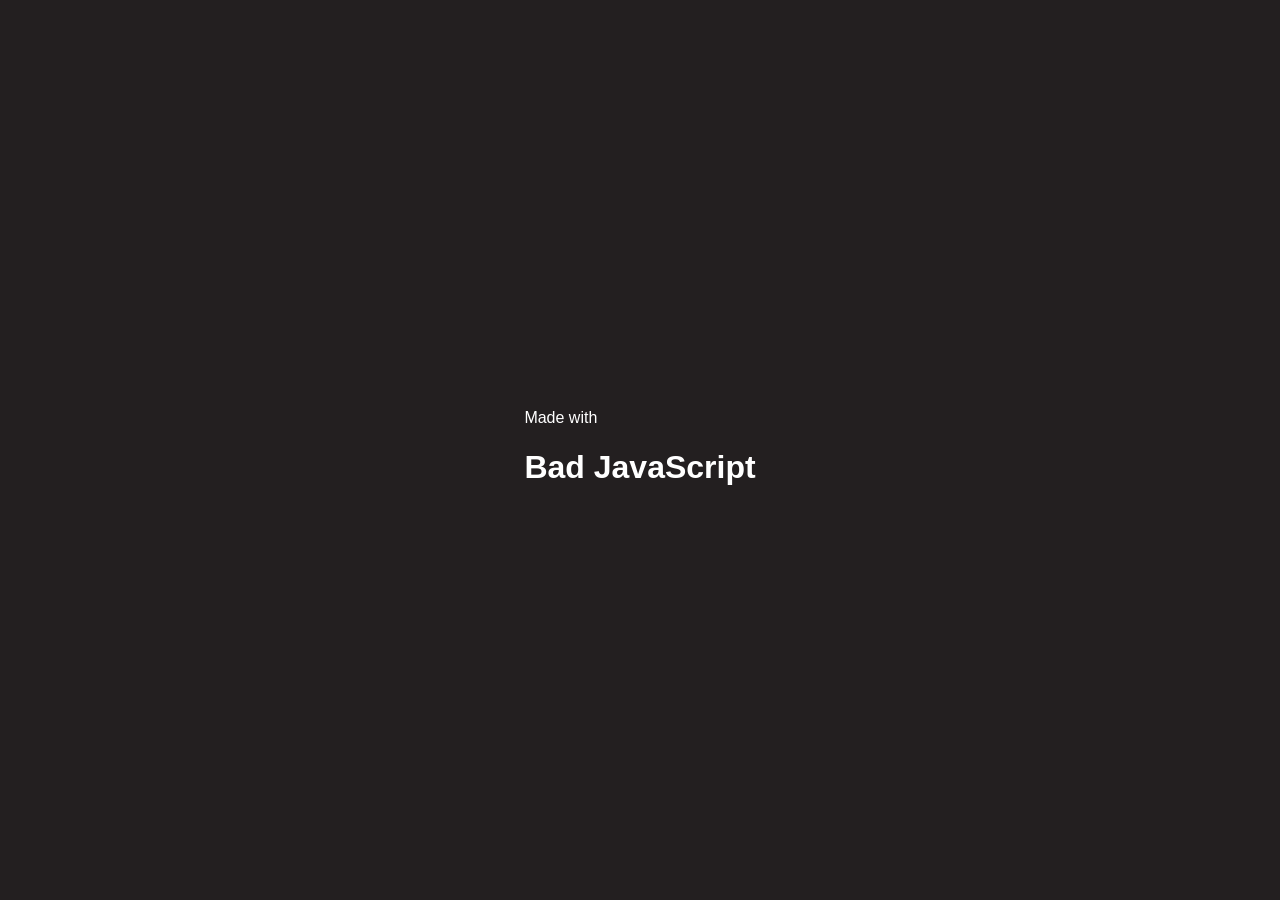
<file: index.html>
<!DOCTYPE html>
<html>
    <head>
        <link rel="stylesheet" href="clickto10.css">
        <title>click to 10</title>
        <meta name="viewport" content="width=device-width, initial-scale=1.0">
    </head>
    <body>
        <div id="splash" class="splash">
            <div id="splashtext">
                <p>Made with</p>
                <h1>Bad JavaScript</h1>
            </div>
        </div>
        <div id="gamething">
            <p id="counter" class="counter">0</p>
            <p id="thing" class="instructions">Note: Press the site for the counter to go up</p>
        </div>
        <script src="clickto10.js"></script>
    </body>
</html>
</file>
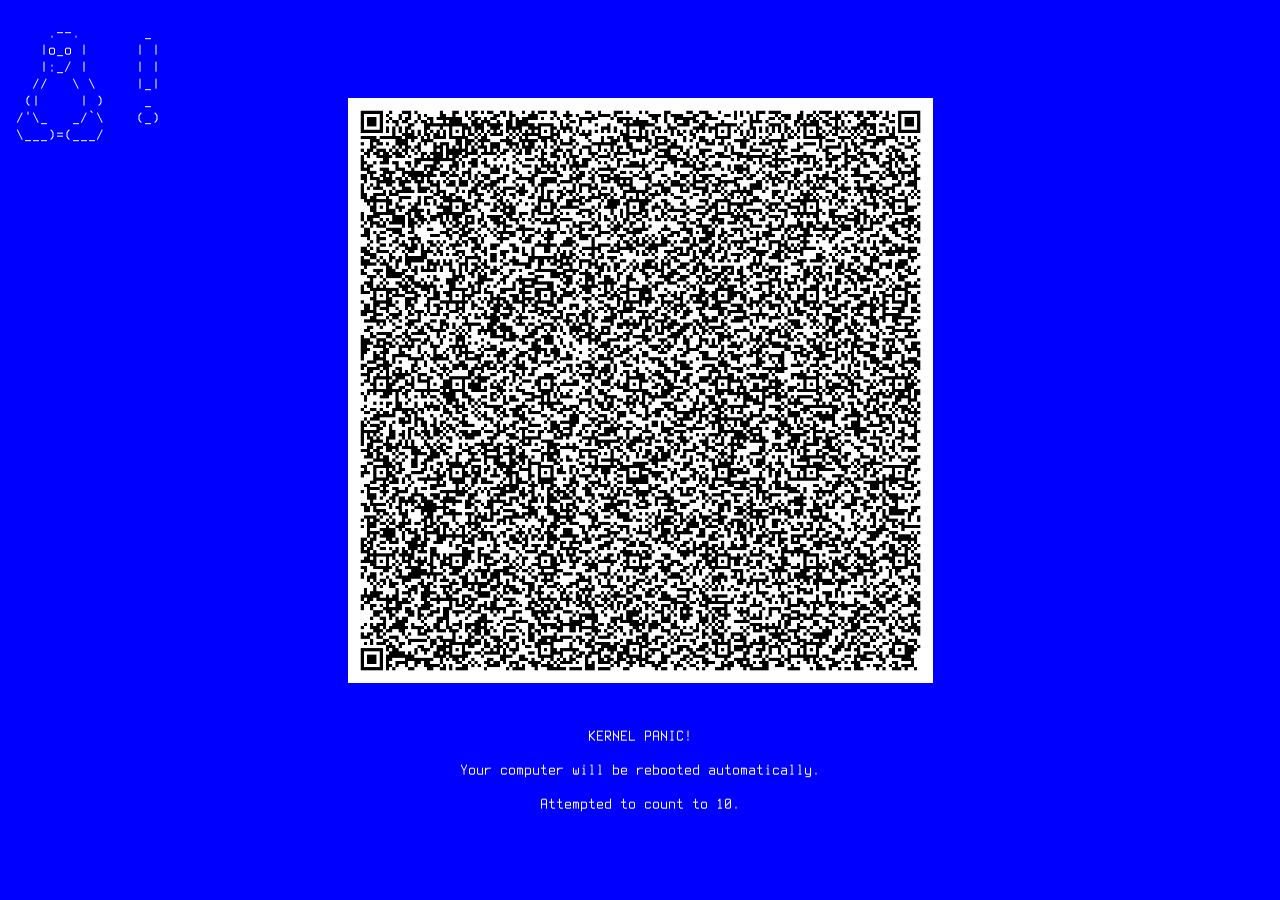
<file: kpanic.html>
<!DOCTYPE html>
<html>
    <head>
        <title>Kernel panic!</title>
        <link rel="stylesheet" href="kpanic.css">
        <meta name="viewport" content="width=device-width, initial-scale=1.0">
    </head>
    <body>
        <p class="funnypenguin">
     .--.        _
    |o_o |      | |
    |:_/ |      | |
   //   \ \     |_|
  (|     | )     _
 /'\_   _/`\    (_)
 \___)=(___/
        </p>
        <div class="rantcontainer">
            <img src="rant.png" class="rant" alt="">
        </div>

        <p class="errortext">KERNEL PANIC!<br><br>
        Your computer will be rebooted automatically.<br><br>
        Attempted to count to 10.</p>
    </body>
</html>
</file>
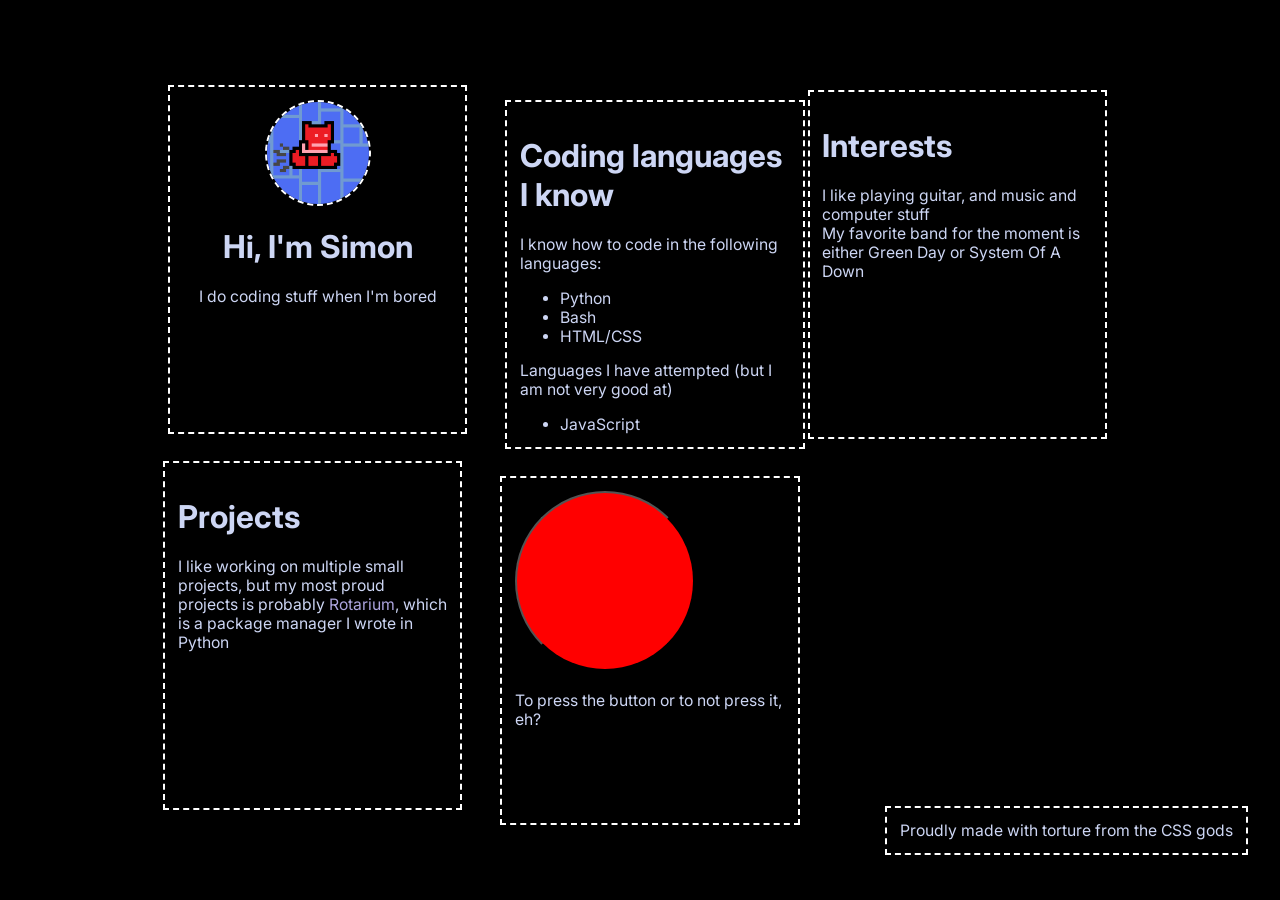
<file: portfolio.html>
<!DOCTYPE html>
<html>
    <head>
        <link rel="stylesheet" href="portfolio.css">
        <title>Portfolio</title>
        <meta name="viewport" content="width=device-width, initial-scale=1.0">
    </head>
    <body>
        <div class="appcontainer">
            <div class="app1">
                <img src="me.png" class="myimage" alt="">
                <h1 class="app1text">Hi, I'm Simon</h1>
                <p class="app1text">I do coding stuff when I'm bored</p>
            </div>
            <div class="app2">
                <h1>Coding languages I know</h1>
                <p>I know how to code in the following languages: <br>
                <ul>
                <li>Python</li>
                <li>Bash</li>
                <li>HTML/CSS</li>
                </ul>
                Languages I have attempted (but I am not very good at)<br>
                <ul>
                <li>JavaScript</li>
                </ul>
                </p>
            </div>
            <div class="app3">
                <h1>Interests</h1>
                <p>I like playing guitar, and music and computer stuff<br>
                My favorite band for the moment is either Green Day or System Of A Down</p>
            </div>
            <div class="app4">
                <h1>Projects</h1>
                <p>I like working on multiple small projects, but my most proud projects is probably <a href="https://github.com/simpansoftware/Rotarium">Rotarium</a>, which is a package manager I wrote in Python</p>
            </div>
            <div class="app5">
                <button id="button"></button><br><br>
                To press the button or to not press it, eh?
            </div>
            <div><br></div>
        </div> <br><br>
        <div class="app6">
            Proudly made with torture from the CSS gods
        </div>
        <script>alert("Why. Just why")</script> <!-- This only triggers if you load the website directly, due to how the portfolio is coded-->
    </body>
</html>
</file>
<file: clickto10.css>
body {
    background-color: #a3a3a3;
    color: #1f1f1f;
    font-family: Arial;
    margin: 0;
}

.counter {
    user-select: none;
    position: fixed;
    top: 50%;
    left: 50%;
    transform: translate(-50%, -50%);
    font-size: 3vh;
    margin: 0;
}

.instructions {
    position: fixed;
    bottom: 0;
    left: 0;
    right: 0;
    text-align: center;
    color: #231f20
}

@keyframes unityanim {
    0% {
        transform: scale(1);
    } 50% {
        opacity: 1;
    } 100% {
        transform: scale(1.1);
        opacity: 0;
    }
}

.splash {
    height: 100vh;
    display: flex;
    justify-content: center;
    align-items: center;
    flex-direction: column;
    background-color: #231f20;
    margin: 0;
    padding: 0;
    z-index: 99;
    color: white;
}

.splashtext {
    animation: unityanim 2s ease-in-out;
}
</file>
<file: kpanic.css>
@font-face {
    font-family: "Terminus";
    src: url("terminus.ttf") format("truetype");
}

body {
    background-color: blue;
    font-family: "Terminus", monospace;
    overflow: hidden;
    color: white;
}

.funnypenguin {
    white-space: pre;
    position: absolute;
    margin-top: 0;
}

.errortext {
    text-align: center;
    margin-top: 5vh;

}

.rantcontainer {
    display: flex;
    justify-content: center;
}

.rant {
    position: relative;
    margin-top: 10vh;
    max-width: 95%;
    width: 65vh;
    height: auto;
}

@media (max-aspect-ratio: 4/3) {
    .rant {
        margin-top: 173px; /* why 173px you may ask? its the height of the linux penguin text + 20px of padding */
    }
}
</file>
<file: portfolio.css>
@font-face {
    font-family: "Inter";
    src: url("inter.ttf") format("truetype");
}

body {
    background-repeat: no-repeat;
    background-position: center;
    background-size: cover;
    background-color: black;
    font-family: "Inter";
    display: flex;
    justify-content: center;
    align-items: center;
    width: 100vw;
    height: 100vh;
    margin: 0;
}

:root {
    --gap: clamp(8px, 1vw, 20px);
    --padding: clamp(10px, 1vw, 20px);
}

.appcontainer {
    display: grid;
    gap: var(--gap);
    grid-template-columns: repeat(3, 1fr);
    grid-template-rows: repeat(2, 1fr);
    box-sizing: border-box;
    height: 90vh;
    width: 80vw;
    overflow: auto;
    padding: 50px;
}

.app1, .app2, .app3, .app4, .app5, .app6 {
    border: 2px dashed white;
    z-index: 1;
    padding: var(--padding);
    min-width: 0;
    min-height: 0;
    color: #cdd6f4;
    font-size: clamp(0.7rem, 1.75vmin, 5rem);
}

.app1text {
    text-align: center;
}

.myimage {
    border-radius: 100%;
    margin-left: auto;
    margin-right: auto;
    width: clamp(50px, 8vw, 180px);
    border: dashed 2px white;
    display: block;
}

.app1 {
    transform: translate(-10px, -10px);
}

.app2 {
    transform: translate(15px, 5px);
}

.app3 {
    transform: translate(5px, -5px);
}

.app4 {
    transform: translate(-15px, 5px);
}

.app5 {
    transform: translate(10px, 20px);
}

.app6 {
    position: absolute;
    bottom: 0;
    right: 0;
    margin-bottom: 5vh;
    margin-right: 2.5vw;
    text-align: center;
}

#button {
    height: 20vh;
    width: 20vh;
    background-color: red;
    border-radius: 20vh;
    cursor: pointer;
}

@media (max-aspect-ratio: 4/3) {
    .appcontainer {
        display: block;
        gap: var(--gap);
        grid-template-columns: 0;
        grid-template-rows: 0;
        box-sizing: none;
        overflow: visible;
        height: 90vh;
        width: 90vw;
    }
    body {
        min-height: 100vh;
        min-width: 100vw;
        height: none;
        width: none;
        overflow: scroll;
    }
    .app2 {
        transform: translate(15px, -5px);
    }
    .app3 {
        transform: translate(5px, 2px);
    }
    #button {
        height: 15vw;
        width: 15vw;
    }
    .app5 {
        margin-bottom: 10vh;
    }
    .app6 {
        position: fixed;
        left: 0;
        margin-bottom: 0;
        margin-left: 0;
        margin-right: 0;
        background-color: black;
    }
}

@keyframes shake {
    0% {
        transform: translate(8px, 5px) rotate(0deg);
    }
    25% {
        transform: translate(-12px, -13px) rotate(0deg);
    }
    50% {
        transform: translate(5px, -7px) rotate(0deg);
    }
    75% {
        transform: translate(12px, 13px) rotate(0deg);
    }
    100% {
        transform: translate(3px, 7px) rotate(0deg);
    }
}

.shaking {
    animation: shake 0.1s infinite;
}

a:visited {
    color: rgb(173, 165, 223);
    text-decoration: none;
}

a:link {
    color: rgb(173, 165, 223);
    text-decoration: none;
}

a:hover {
    color: rgb(173, 165, 223);
    text-shadow: 0 0 5px rgb(173, 165, 223);;
}
</file>
